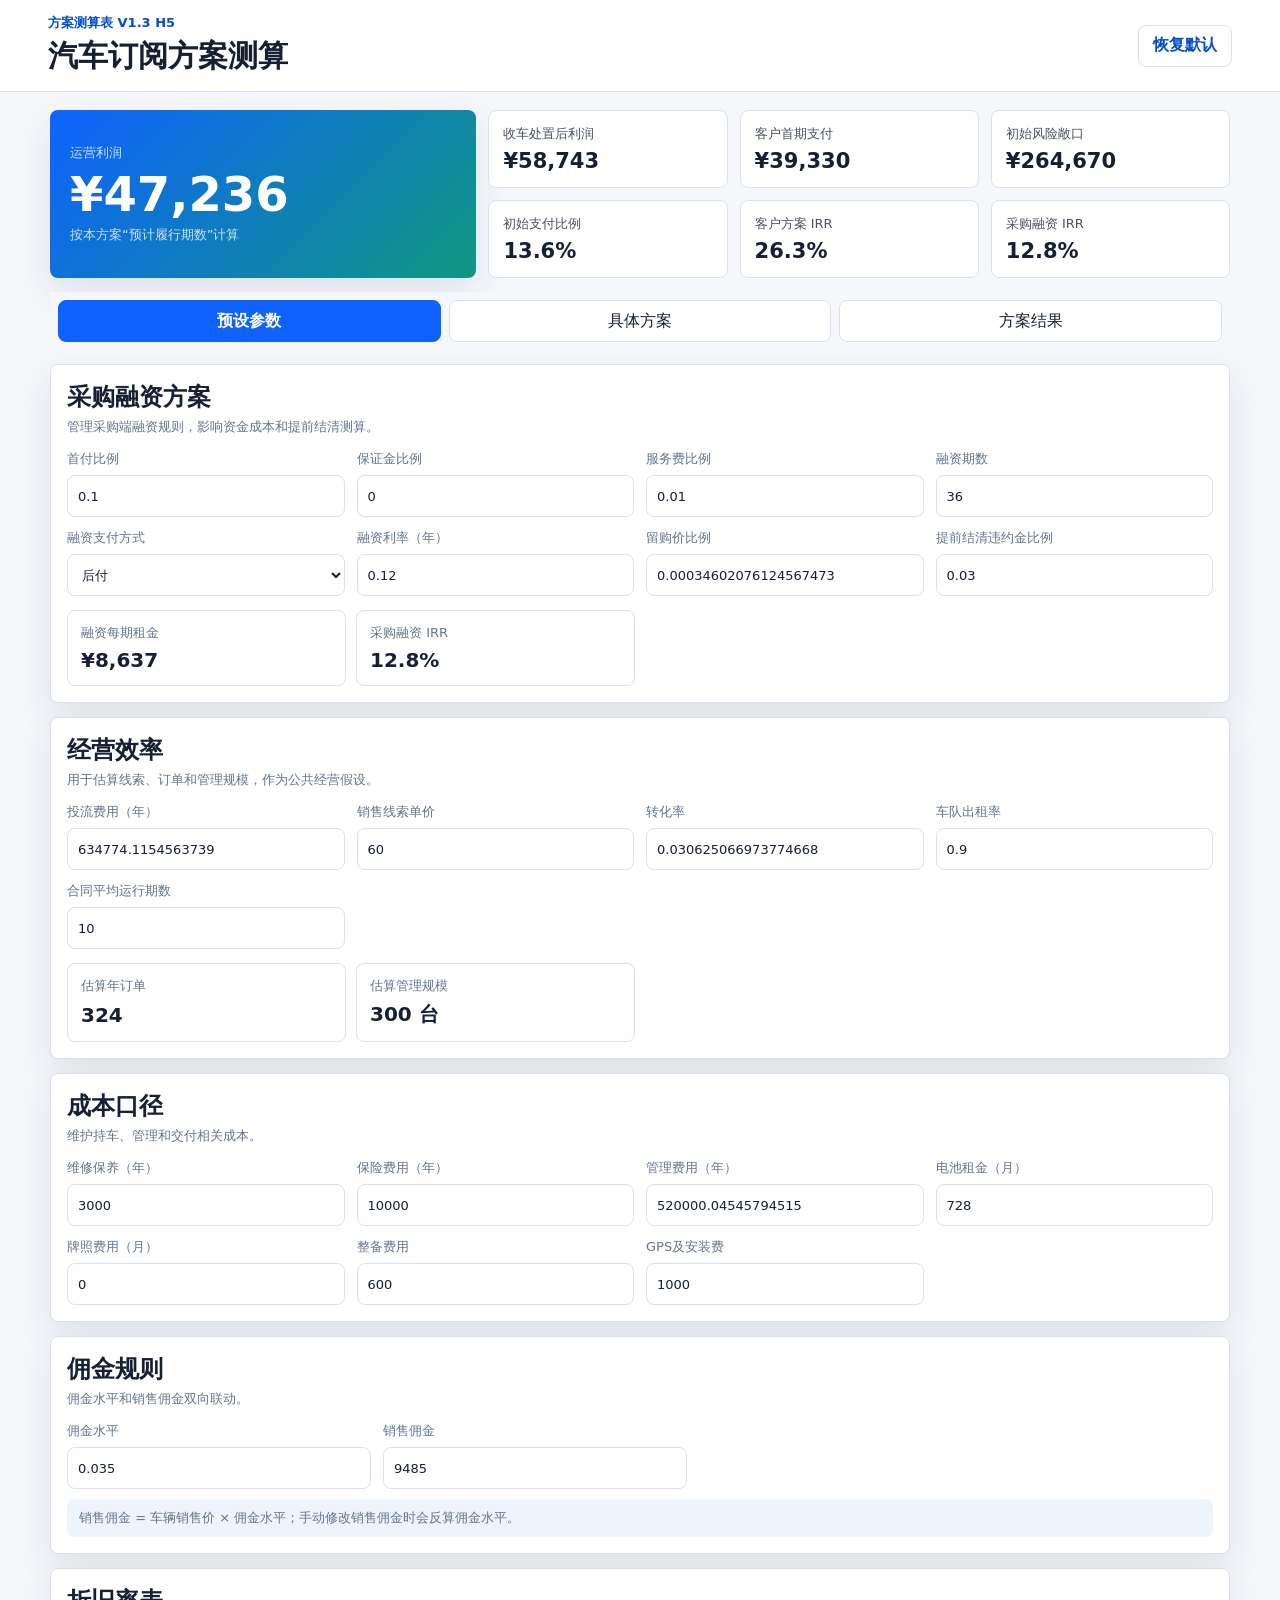
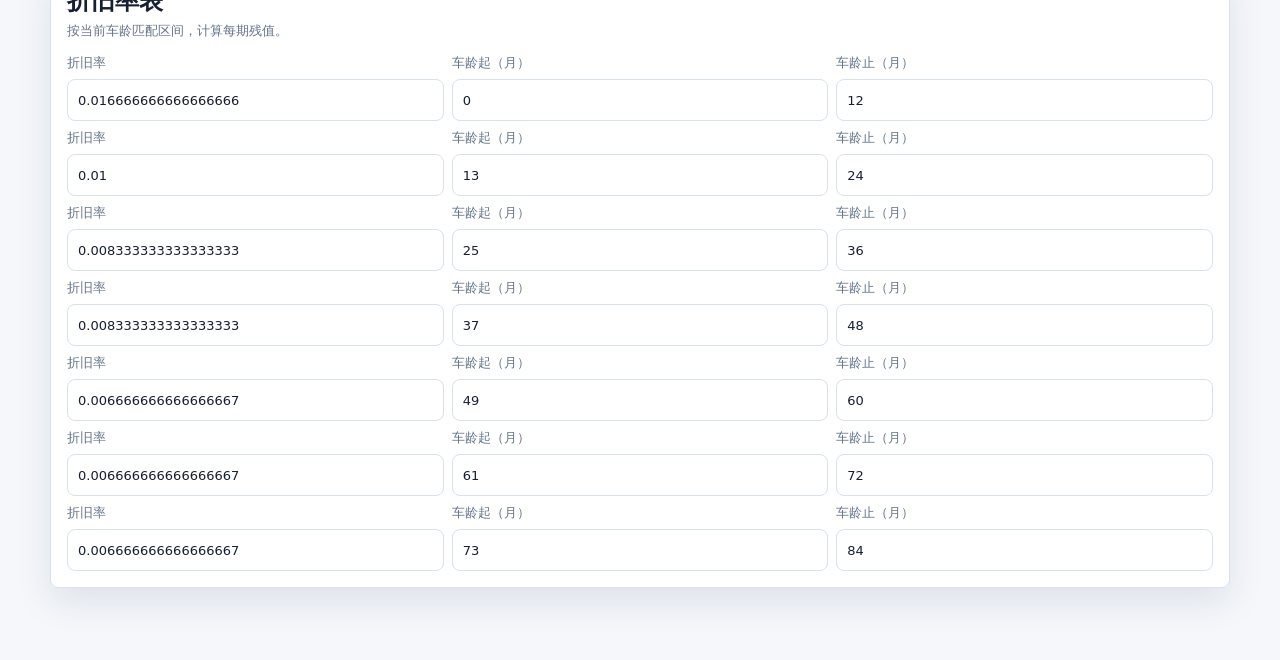
<file: public/index.html>
<!doctype html>
<html lang="zh-CN">
  <head>
    <meta charset="UTF-8" />
    <meta name="viewport" content="width=device-width, initial-scale=1.0" />
    <title>汽车订阅方案测算</title>
    <script>
      document.write(`<link rel="stylesheet" href="./calculator.css${window.location.search || ""}" />`);
    </script>
  </head>
  <body>
    <header class="app-header">
      <div>
        <p class="eyebrow">方案测算表 V1.3 H5</p>
        <h1>汽车订阅方案测算</h1>
      </div>
      <button class="plain-button" id="resetBtn" type="button">恢复默认</button>
    </header>

    <main class="app-shell">
      <section class="summary-panel" aria-label="方案结果摘要">
        <article class="hero-card">
          <span>运营利润</span>
          <strong id="operatingProfit">¥0</strong>
          <small>按本方案“预计履行期数”计算</small>
        </article>
        <div class="metric-grid">
          <article><span>收车处置后利润</span><strong id="disposalProfit">¥0</strong></article>
          <article><span>客户首期支付</span><strong id="initialPayment">¥0</strong></article>
          <article><span>初始风险敞口</span><strong id="riskExposure">¥0</strong></article>
          <article><span>初始支付比例</span><strong id="initialRatio">0.0%</strong></article>
          <article><span>客户方案 IRR</span><strong id="rentIrr">0.0%</strong></article>
          <article><span>采购融资 IRR</span><strong id="financeIrr">0.0%</strong></article>
        </div>
      </section>

      <nav class="tabs" aria-label="测算模块">
        <button class="active" data-tab="preset" type="button">预设参数</button>
        <button data-tab="plan" type="button">具体方案</button>
        <button data-tab="result" type="button">方案结果</button>
      </nav>

      <form id="calcForm">
        <section class="tab-page active" id="presetTab">
          <div class="section-stack">
            <section class="input-section">
              <div class="section-title">
                <h2>采购融资方案</h2>
                <p>管理采购端融资规则，影响资金成本和提前结清测算。</p>
              </div>
              <div class="field-grid">
                <label>首付比例<input name="financeDownRatio" type="number" step="0.001" inputmode="decimal" /></label>
                <label>保证金比例<input name="financeDepositRatio" type="number" step="0.001" inputmode="decimal" /></label>
                <label>服务费比例<input name="financeFeeRatio" type="number" step="0.001" inputmode="decimal" /></label>
                <label>融资期数<input name="financeTerm" type="number" inputmode="numeric" /></label>
                <label>融资支付方式<select name="financePaymentMode"><option value="0">后付</option><option value="1">先付</option></select></label>
                <label>融资利率（年）<input name="financeRate" type="number" step="0.001" inputmode="decimal" /></label>
                <label>留购价比例<input name="financeBuyoutRatio" type="number" step="0.0001" inputmode="decimal" /></label>
                <label>提前结清违约金比例<input name="earlySettlePenalty" type="number" step="0.001" inputmode="decimal" /></label>
              </div>
              <div class="inline-metrics">
                <article><span>融资每期租金</span><strong id="financeMonthlyRent">¥0</strong></article>
                <article><span>采购融资 IRR</span><strong id="financeIrrInline">0.0%</strong></article>
              </div>
            </section>

            <section class="input-section">
              <div class="section-title">
                <h2>经营效率</h2>
                <p>用于估算线索、订单和管理规模，作为公共经营假设。</p>
              </div>
              <div class="field-grid">
                <label>投流费用（年）<input name="trafficCostYear" type="number" inputmode="decimal" /></label>
                <label>销售线索单价<input name="leadPrice" type="number" inputmode="decimal" /></label>
                <label>转化率<input name="conversionRate" type="number" step="0.0001" inputmode="decimal" /></label>
                <label>车队出租率<input name="utilization" type="number" step="0.001" inputmode="decimal" /></label>
                <label>合同平均运行期数<input name="avgRunMonths" type="number" inputmode="numeric" /></label>
              </div>
              <div class="inline-metrics">
                <article><span>估算年订单</span><strong id="annualOrders">0</strong></article>
                <article><span>估算管理规模</span><strong id="fleetScale">0 台</strong></article>
              </div>
            </section>

            <section class="input-section">
              <div class="section-title">
                <h2>成本口径</h2>
                <p>维护持车、管理和交付相关成本。</p>
              </div>
              <div class="field-grid">
                <label>维修保养（年）<input name="maintenanceYear" type="number" inputmode="decimal" /></label>
                <label>保险费用（年）<input name="insuranceYear" type="number" inputmode="decimal" /></label>
                <label>管理费用（年）<input name="adminCostYear" type="number" inputmode="decimal" /></label>
                <label>电池租金（月）<input name="batteryRent" type="number" inputmode="decimal" /></label>
                <label>牌照费用（月）<input name="plateMonthlyFee" type="number" inputmode="decimal" /></label>
                <label>整备费用<input name="refurbishFee" type="number" inputmode="decimal" /></label>
                <label>GPS及安装费<input name="gpsFee" type="number" inputmode="decimal" /></label>
              </div>
            </section>

            <section class="input-section">
              <div class="section-title">
                <h2>佣金规则</h2>
                <p>佣金水平和销售佣金双向联动。</p>
              </div>
              <div class="field-grid compact">
                <label>佣金水平<input name="commissionRate" type="number" step="0.001" inputmode="decimal" /></label>
                <label>销售佣金<input name="salesCommission" type="number" inputmode="decimal" /></label>
              </div>
              <p class="formula-note">销售佣金 = 车辆销售价 × 佣金水平；手动修改销售佣金时会反算佣金水平。</p>
            </section>

            <section class="input-section">
              <div class="section-title">
                <h2>折旧率表</h2>
                <p>按当前车龄匹配区间，计算每期残值。</p>
              </div>
              <div class="depreciation-grid" id="depreciationGrid"></div>
            </section>
          </div>
        </section>

        <section class="tab-page" id="planTab">
          <div class="section-stack">
            <section class="input-section">
              <div class="section-title">
                <h2>车辆信息</h2>
                <p>本次客户方案对应的车辆基础信息。</p>
              </div>
              <div class="field-grid">
                <label>车辆销售价<input name="vehiclePrice" type="number" inputmode="decimal" /></label>
                <label>牌照使用费<input name="plateUseFee" type="number" inputmode="decimal" /></label>
                <label>初始车龄（月）<input name="initialAge" type="number" inputmode="numeric" /></label>
              </div>
              <div class="inline-metrics">
                <article><span>车价总计</span><strong id="vehicleTotal">¥0</strong></article>
                <article><span>当前命中折旧率</span><strong id="currentDepRate">0.0%</strong></article>
              </div>
            </section>

            <section class="input-section">
              <div class="section-title">
                <h2>客户付款方案</h2>
                <p>本次报价给客户的押金、租金、服务费和留购安排。</p>
              </div>
              <div class="field-grid">
                <label>押金<input name="deposit" type="number" inputmode="decimal" /></label>
                <label>服务费-1<input name="serviceFee1" type="number" inputmode="decimal" /></label>
                <label>服务费-2（代收保险）<input name="serviceFee2" type="number" inputmode="decimal" /></label>
                <label>期数（月）<input name="customerTerm" type="number" inputmode="numeric" /></label>
                <label>支付方式<select name="paymentMode"><option value="0">后付</option><option value="1">先付</option></select></label>
                <label>每期租金<input name="monthlyRent" type="number" inputmode="decimal" /></label>
                <label>留购价<input name="buyoutPrice" type="number" inputmode="decimal" /></label>
                <label>起租日<input name="startDate" type="date" /></label>
              </div>
            </section>

            <section class="input-section highlight-section">
              <div class="section-title">
                <h2>履约假设</h2>
                <p>运营利润和收车处置后利润按这里的预计履行期数计算。</p>
              </div>
              <div class="field-grid compact">
                <label>预计履行期数<input name="expectedRunMonths" type="number" inputmode="numeric" /></label>
              </div>
            </section>

            <section class="input-section">
              <div class="section-title split-title">
                <div>
                  <h2>每期租金调整</h2>
                  <p>按期次填写租金调整金额，正数加收，负数减免。</p>
                </div>
                <button class="plain-button small" id="toggleRentAdjustBtn" type="button">展开全部</button>
              </div>
              <div class="rent-adjustment-grid compact-list" id="rentAdjustmentGrid"></div>
            </section>
          </div>
        </section>
      </form>

      <section class="tab-page" id="resultTab">
        <div class="section-stack">
          <section class="input-section">
            <div class="section-title">
              <h2>测算口径与关键过程</h2>
              <p>补充顶部结果未展示的融资、履约和经营分摊口径。</p>
            </div>
            <div class="result-list" id="resultList"></div>
          </section>

          <section class="input-section">
            <div class="section-title">
              <h2>风控判断</h2>
              <p>基于初始支付比例、风险敞口和预计履行期数给出快速提示。</p>
            </div>
            <div class="risk-grid" id="riskList"></div>
          </section>

          <section class="input-section">
            <div class="section-title">
              <h2>现金流图表</h2>
              <p>展示项目净现金流前 36 期走势。</p>
            </div>
            <canvas id="cashflowChart" width="640" height="280" aria-label="现金流柱状图"></canvas>
          </section>

          <section class="input-section">
            <div class="table-toolbar">
              <div>
                <h2>月度明细</h2>
                <p>与原表 0-60 期现金流保持同口径。</p>
              </div>
              <button class="plain-button" id="exportBtn" type="button">导出 JSON</button>
            </div>
            <div class="table-wrap">
              <table id="cashflowTable"></table>
            </div>
          </section>
        </div>
      </section>
    </main>

    <script>
      document.write(`<script src="./calculator.js${window.location.search || ""}"><\/script>`);
    </script>
  </body>
</html>
</file>
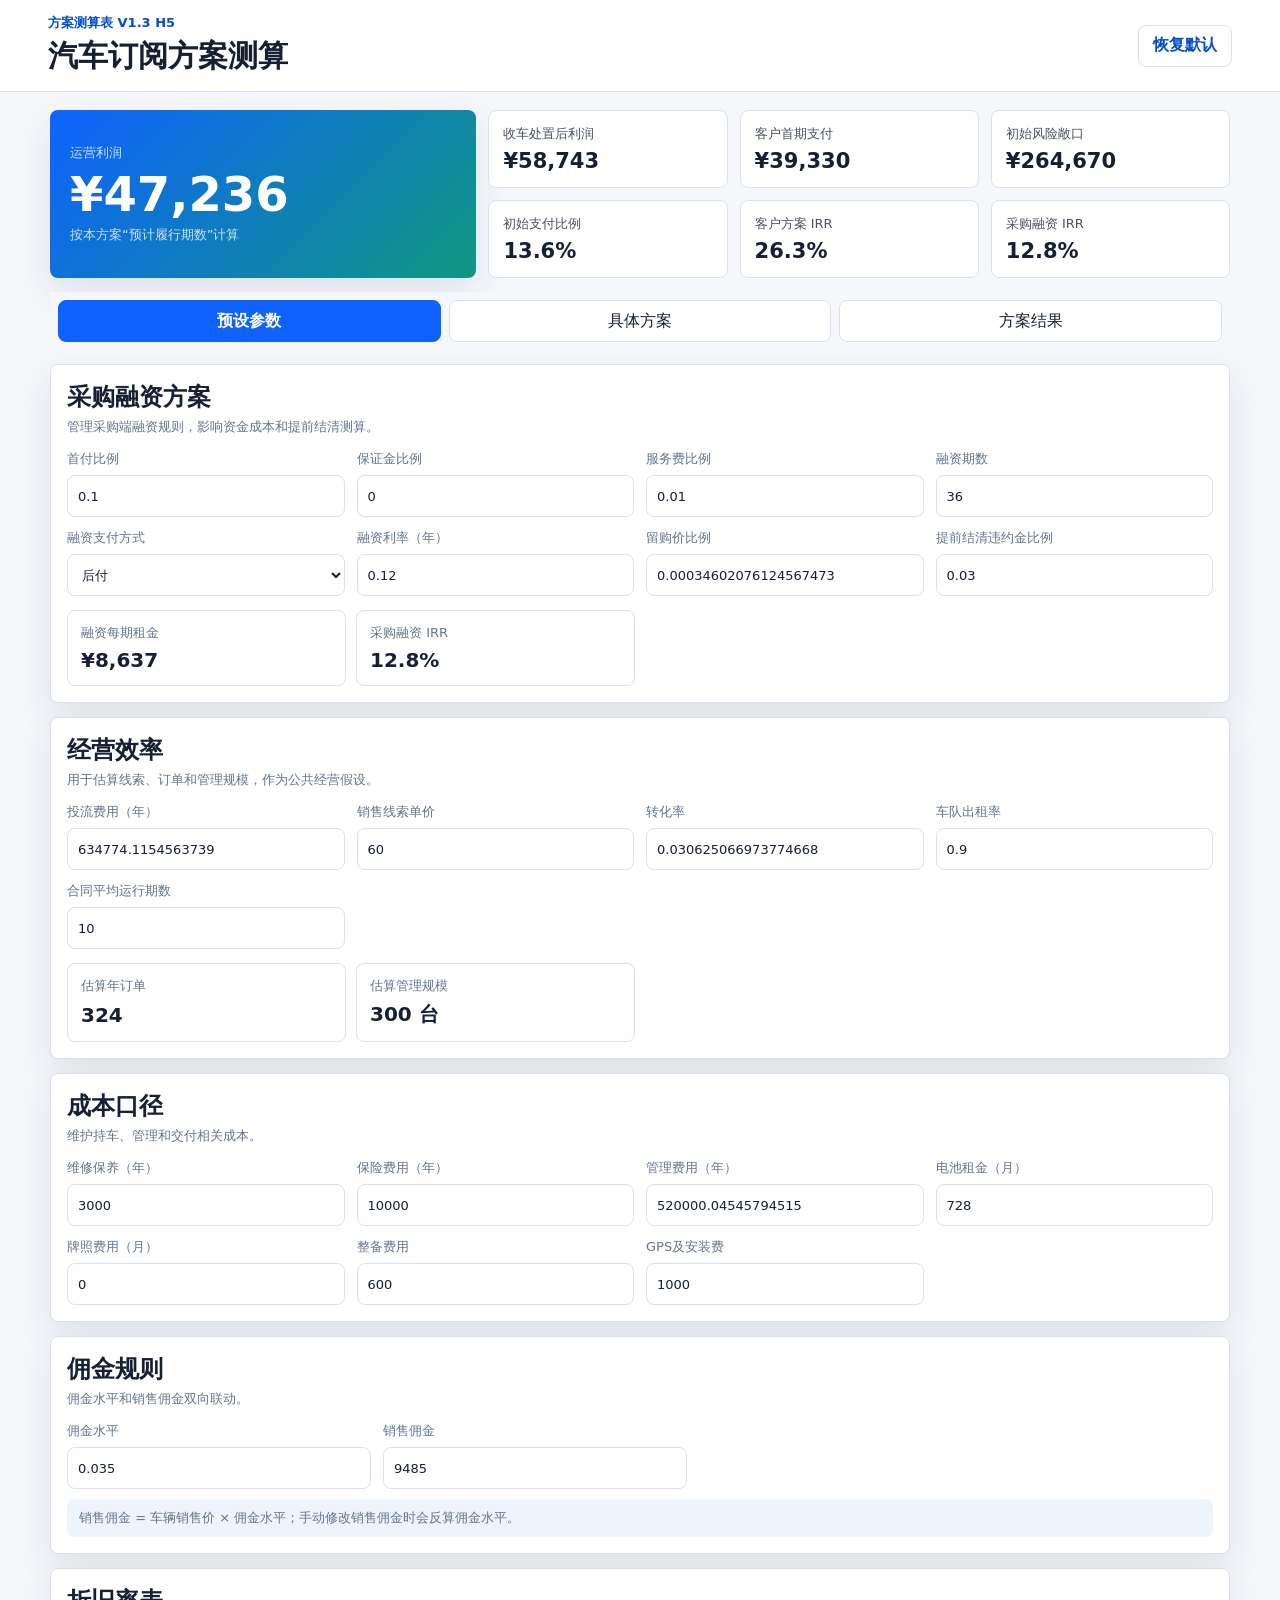
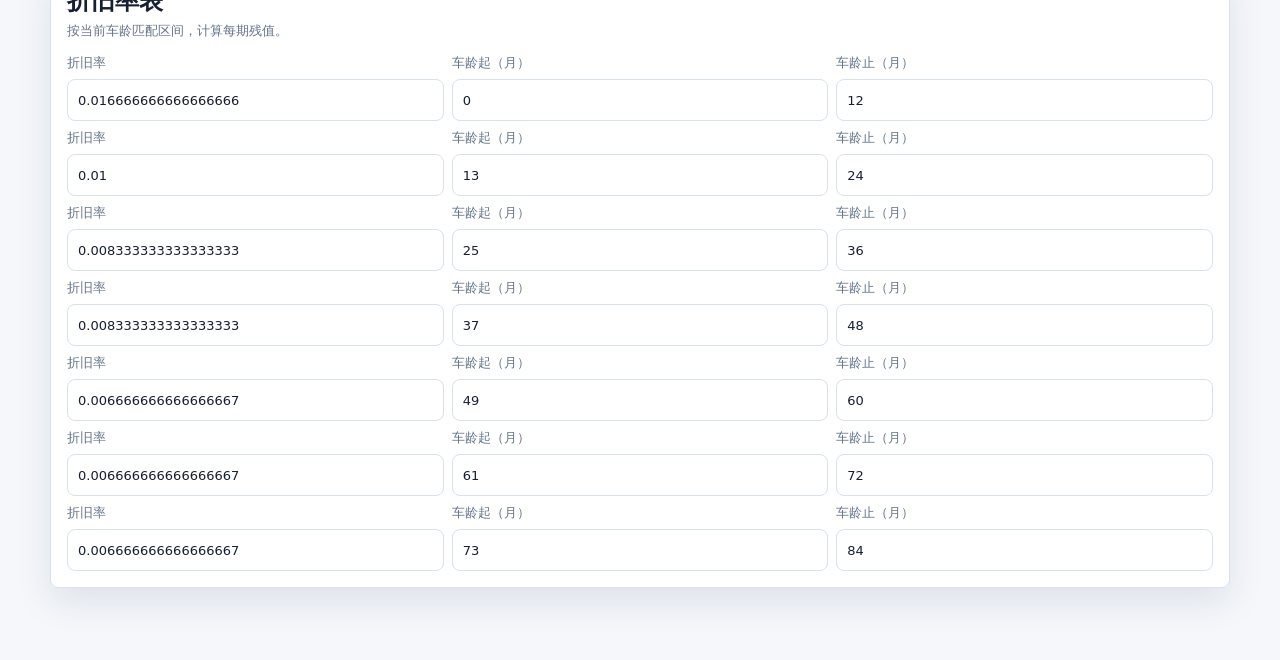
<file: public/calculator.html>
<!doctype html>
<html lang="zh-CN">
  <head>
    <meta charset="UTF-8" />
    <meta name="viewport" content="width=device-width, initial-scale=1.0" />
    <title>汽车订阅方案测算</title>
    <link rel="stylesheet" href="./calculator.css" />
  </head>
  <body>
    <script>
      window.location.replace(`./${window.location.search || ""}`);
    </script>
  </body>
</html>
</file>
<file: public/calculator.css>
:root {
  color-scheme: light;
  --bg: #f5f7fb;
  --panel: #ffffff;
  --panel-soft: #eef4fb;
  --text: #172033;
  --muted: #64748b;
  --line: #d8e1ec;
  --primary: #0f62fe;
  --primary-dark: #064fc7;
  --accent: #0f9f6e;
  --warning: #b7791f;
  --danger: #cf3f2f;
  --shadow: 0 14px 36px rgba(15, 35, 70, 0.1);
  font-family:
    Inter, "PingFang SC", "Microsoft YaHei", system-ui, -apple-system,
    BlinkMacSystemFont, "Segoe UI", sans-serif;
}

* {
  box-sizing: border-box;
}

html,
body {
  max-width: 100%;
  overflow-x: hidden;
}

body {
  margin: 0;
  background: var(--bg);
  color: var(--text);
}

button,
input,
select {
  font: inherit;
}

.app-header {
  position: sticky;
  top: 0;
  z-index: 20;
  display: flex;
  align-items: center;
  justify-content: space-between;
  gap: 16px;
  padding: 14px clamp(16px, 5vw, 48px);
  background: rgba(255, 255, 255, 0.92);
  border-bottom: 1px solid var(--line);
  backdrop-filter: blur(14px);
}

.app-header h1,
.section-title h2,
.table-toolbar h2 {
  margin: 0;
}

.app-header h1 {
  font-size: clamp(20px, 5vw, 30px);
}

.eyebrow,
.section-title p,
.table-toolbar p,
.hero-card small,
.formula-note {
  margin: 0;
  color: var(--muted);
  font-size: 13px;
}

.eyebrow {
  margin-bottom: 4px;
  color: var(--primary-dark);
  font-weight: 700;
}

.app-shell {
  width: min(1180px, calc(100% - 24px));
  margin: 0 auto;
  padding: 18px 0 72px;
  min-width: 0;
}

.summary-panel {
  display: grid;
  grid-template-columns: minmax(260px, 1.15fr) 2fr;
  gap: 12px;
  margin-bottom: 14px;
}

.hero-card,
.metric-grid article,
.input-section,
.result-item,
.risk-item,
.inline-metrics article {
  min-width: 0;
  background: var(--panel);
  border: 1px solid var(--line);
  border-radius: 8px;
}

.hero-card,
.input-section {
  box-shadow: var(--shadow);
}

.hero-card {
  display: flex;
  min-height: 164px;
  flex-direction: column;
  justify-content: center;
  gap: 8px;
  padding: 20px;
  color: white;
  background:
    linear-gradient(135deg, rgba(15, 98, 254, 0.92), rgba(15, 159, 110, 0.88)),
    #0f62fe;
  border: 0;
}

.hero-card span,
.metric-grid span {
  color: inherit;
  opacity: 0.78;
  font-size: 13px;
}

.hero-card strong {
  font-size: clamp(34px, 9vw, 48px);
  line-height: 1;
}

.hero-card small {
  color: rgba(255, 255, 255, 0.78);
}

.metric-grid {
  display: grid;
  grid-template-columns: repeat(3, minmax(0, 1fr));
  gap: 12px;
}

.metric-grid article {
  display: flex;
  min-height: 76px;
  flex-direction: column;
  justify-content: center;
  gap: 6px;
  padding: 14px;
}

.metric-grid strong {
  font-size: 21px;
}

.tabs {
  position: sticky;
  top: 77px;
  z-index: 15;
  display: grid;
  grid-template-columns: repeat(3, 1fr);
  gap: 8px;
  margin-bottom: 14px;
  padding: 8px;
  background: rgba(245, 247, 251, 0.94);
  backdrop-filter: blur(12px);
}

.tabs button,
.plain-button {
  min-height: 42px;
  border: 1px solid var(--line);
  border-radius: 8px;
  background: var(--panel);
  color: var(--text);
  cursor: pointer;
}

.tabs button.active {
  border-color: var(--primary);
  background: var(--primary);
  color: white;
  font-weight: 700;
}

.plain-button {
  padding: 0 14px;
  color: var(--primary-dark);
  font-weight: 700;
}

.plain-button.small {
  min-height: 36px;
  white-space: nowrap;
}

.tab-page {
  display: none;
}

.tab-page.active {
  display: block;
}

.section-stack {
  display: grid;
  gap: 14px;
  min-width: 0;
}

.input-section {
  padding: 16px;
  min-width: 0;
  overflow: hidden;
}

.highlight-section {
  border-color: rgba(15, 98, 254, 0.28);
  background: linear-gradient(180deg, #ffffff, #f8fbff);
}

.section-title {
  display: grid;
  gap: 5px;
  margin-bottom: 14px;
}

.split-title {
  display: flex;
  align-items: flex-start;
  justify-content: space-between;
  gap: 12px;
}

.field-grid {
  display: grid;
  grid-template-columns: repeat(4, minmax(0, 1fr));
  gap: 12px;
}

.field-grid.compact {
  grid-template-columns: repeat(2, minmax(0, 1fr));
  max-width: 620px;
}

label {
  display: grid;
  gap: 7px;
  color: var(--muted);
  font-size: 13px;
}

input,
select {
  width: 100%;
  min-height: 42px;
  border: 1px solid var(--line);
  border-radius: 8px;
  padding: 8px 10px;
  background: #fff;
  color: var(--text);
}

input:focus,
select:focus {
  border-color: var(--primary);
  outline: 3px solid rgba(15, 98, 254, 0.12);
}

.formula-note {
  margin-top: 10px;
  padding: 10px 12px;
  background: var(--panel-soft);
  border-radius: 8px;
}

.inline-metrics {
  display: grid;
  grid-template-columns: repeat(4, minmax(0, 1fr));
  gap: 10px;
  margin-top: 14px;
}

.inline-metrics article,
.result-item,
.risk-item {
  display: grid;
  gap: 6px;
  padding: 13px;
}

.inline-metrics span,
.result-item span,
.risk-item span {
  color: var(--muted);
  font-size: 13px;
}

.inline-metrics strong,
.result-item strong {
  font-size: 20px;
  overflow-wrap: anywhere;
}

.depreciation-grid,
.rent-adjustment-grid {
  display: grid;
  gap: 8px;
}

.depreciation-row {
  display: grid;
  grid-template-columns: 1fr 1fr 1fr;
  gap: 8px;
}

.rent-adjustment-grid {
  grid-template-columns: repeat(4, minmax(0, 1fr));
}

.rent-adjustment-grid.compact-list.collapsed .rent-adjustment-row.is-zero {
  display: none;
}

.rent-adjustment-row label {
  color: var(--text);
}

.result-list,
.risk-grid {
  display: grid;
  grid-template-columns: repeat(3, minmax(0, 1fr));
  gap: 12px;
}

.risk-item.ok strong {
  color: var(--accent);
}

.risk-item.warn strong {
  color: var(--warning);
}

.risk-item.danger strong,
.negative {
  color: var(--danger);
}

canvas {
  width: 100%;
  max-width: 100%;
  max-height: 320px;
  display: block;
  background: #fff;
  border: 1px solid var(--line);
  border-radius: 8px;
}

.table-toolbar {
  display: flex;
  align-items: center;
  justify-content: space-between;
  gap: 12px;
  margin-bottom: 12px;
}

.table-wrap {
  width: 100%;
  max-width: 100%;
  overflow-x: auto;
  overflow-y: hidden;
  background: var(--panel);
  border: 1px solid var(--line);
  border-radius: 8px;
  -webkit-overflow-scrolling: touch;
}

table {
  width: 100%;
  min-width: 980px;
  border-collapse: collapse;
  font-size: 13px;
}

th,
td {
  padding: 10px 9px;
  border-bottom: 1px solid var(--line);
  text-align: right;
  white-space: nowrap;
}

th:first-child,
td:first-child {
  position: sticky;
  left: 0;
  background: #fff;
  text-align: left;
}

th {
  color: var(--muted);
  background: #f8fafc;
  font-weight: 700;
}

@media (max-width: 920px) {
  .summary-panel,
  .field-grid,
  .field-grid.compact,
  .result-list,
  .risk-grid {
    grid-template-columns: 1fr;
    max-width: none;
  }

  .metric-grid,
  .inline-metrics {
    grid-template-columns: repeat(2, minmax(0, 1fr));
  }

  .tabs {
    top: 72px;
  }
}

@media (max-width: 560px) {
  .app-shell {
    width: min(100% - 16px, 1180px);
  }

  .app-header {
    align-items: flex-start;
    padding: 12px 10px;
  }

  .plain-button {
    min-width: 76px;
    padding: 0 10px;
  }

  .input-section {
    padding: 12px;
  }

  .result-item,
  .risk-item,
  .inline-metrics article,
  .metric-grid article {
    padding: 12px;
  }

  .table-toolbar {
    align-items: stretch;
    flex-direction: column;
  }

  table {
    min-width: 820px;
    font-size: 12px;
  }

  th,
  td {
    padding: 9px 7px;
  }

  th:first-child,
  td:first-child {
    min-width: 54px;
    max-width: 72px;
    box-shadow: 1px 0 0 var(--line);
  }

  .metric-grid,
  .inline-metrics,
  .rent-adjustment-grid {
    grid-template-columns: 1fr;
  }

  .depreciation-row {
    grid-template-columns: 1fr;
  }

  .split-title {
    display: grid;
  }
}
</file>
